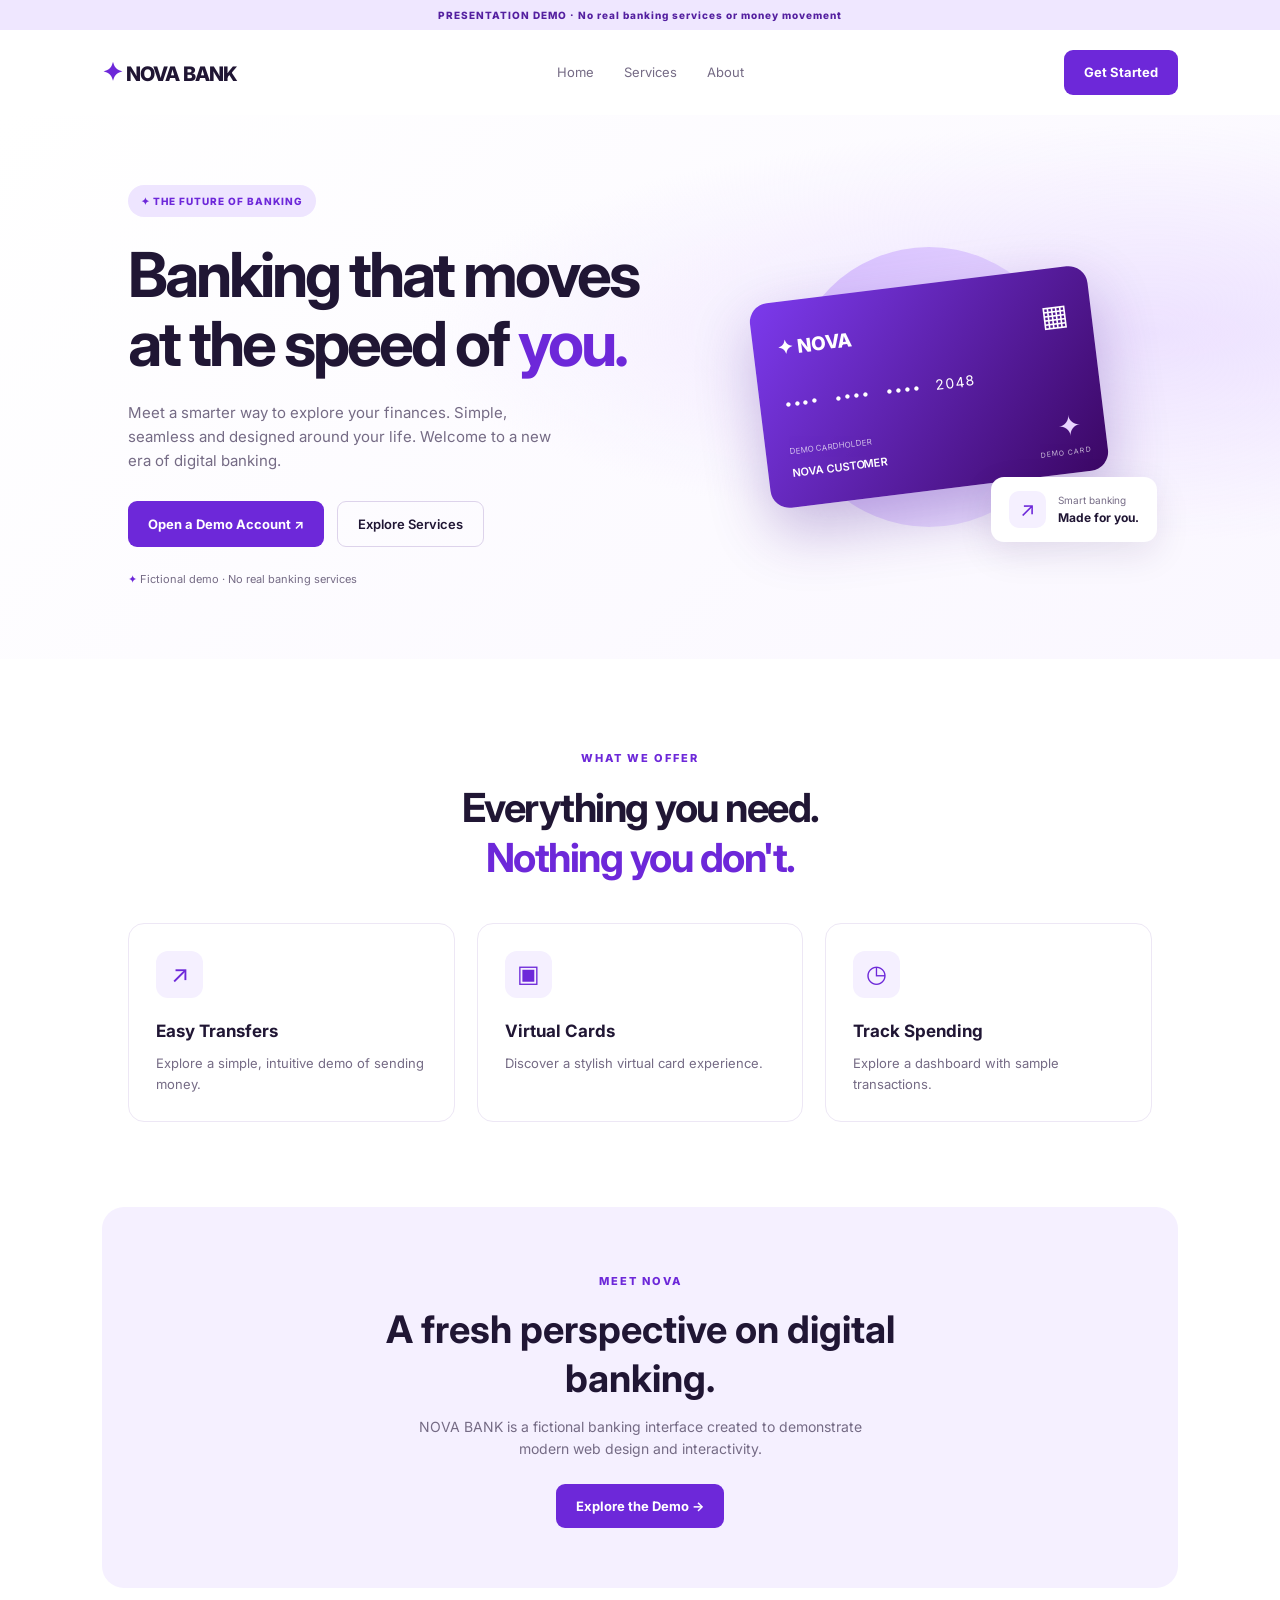
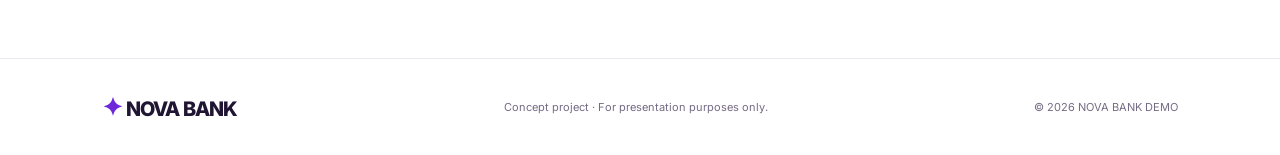
<file: index.html>
<!DOCTYPE html>
<html lang="en">
<head>
  <meta charset="UTF-8">
  <meta name="viewport" content="width=device-width, initial-scale=1.0">
  <meta name="description" content="NOVA BANK — fictional digital banking presentation demo.">
  <title>NOVA BANK | Banking Reimagined</title>
  <link rel="stylesheet" href="style.css">
</head>
<body>
  <div class="demo-banner">PRESENTATION DEMO · No real banking services or money movement</div>
  <header class="navbar">
    <a href="index.html" class="logo"><span>✦</span> NOVA BANK</a>
    <nav aria-label="Main navigation">
      <a href="#home">Home</a><a href="#services">Services</a><a href="#about">About</a>
    </nav>
    <a href="pages/register.html" class="nav-button">Get Started</a>
  </header>
  <main>
    <section class="hero" id="home">
      <div class="hero-content">
        <span class="badge">✦ THE FUTURE OF BANKING</span>
        <h1>Banking that moves<br>at the speed of <span>you.</span></h1>
        <p>Meet a smarter way to explore your finances. Simple, seamless and designed around your life. Welcome to a new era of digital banking.</p>
        <div class="hero-buttons">
          <a class="button-primary" href="pages/register.html">Open a Demo Account ↗</a>
          <a href="#services" class="secondary-button">Explore Services</a>
        </div>
        <div class="trust-note"><span>✦</span> Fictional demo · No real banking services</div>
      </div>
      <div class="hero-visual" aria-label="Illustration of a purple Nova demo card">
        <div class="orb orb-one"></div><div class="orb orb-two"></div>
        <div class="bank-card">
          <div class="card-top"><span class="card-brand">✦ NOVA</span><span class="card-chip">▦</span></div>
          <div class="card-number">•••• &nbsp; •••• &nbsp; •••• &nbsp; 2048</div>
          <div class="card-bottom"><div><small>DEMO CARDHOLDER</small><p>NOVA CUSTOMER</p></div><span class="card-mark">✦</span></div>
          <span class="card-demo-label">DEMO CARD</span>
        </div>
        <div class="floating-note"><span class="note-icon">↗</span><div><small>Smart banking</small><strong>Made for you.</strong></div></div>
      </div>
    </section>
    <section class="services section" id="services">
      <div class="section-heading"><span>WHAT WE OFFER</span><h2>Everything you need.<br><span>Nothing you don't.</span></h2></div>
      <div class="service-grid">
        <article class="service-card"><div class="service-icon">↗</div><h3>Easy Transfers</h3><p>Explore a simple, intuitive demo of sending money.</p></article>
        <article class="service-card"><div class="service-icon">▣</div><h3>Virtual Cards</h3><p>Discover a stylish virtual card experience.</p></article>
        <article class="service-card"><div class="service-icon">◷</div><h3>Track Spending</h3><p>Explore a dashboard with sample transactions.</p></article>
      </div>
    </section>
    <section class="about" id="about">
      <span>MEET NOVA</span><h2>A fresh perspective on digital banking.</h2>
      <p>NOVA BANK is a fictional banking interface created to demonstrate modern web design and interactivity.</p>
      <a class="button-primary" href="pages/register.html">Explore the Demo →</a>
    </section>
  </main>
  <footer><a href="index.html" class="logo"><span>✦</span> NOVA BANK</a><p>Concept project · For presentation purposes only.</p><p>© 2026 NOVA BANK DEMO</p></footer>
</body>
</html>
</file>
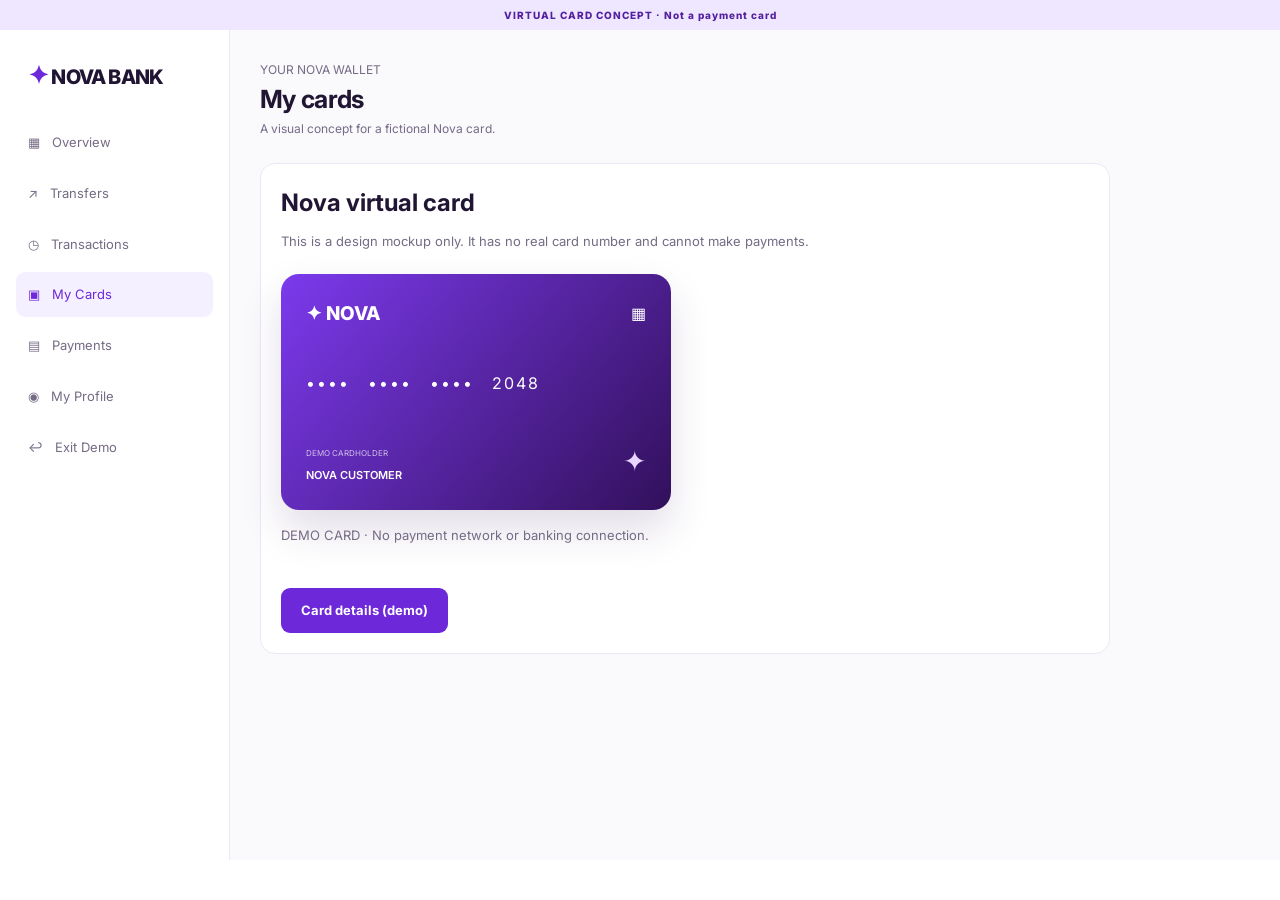
<file: pages/cards.html>
<!DOCTYPE html>
<html lang="en"><head><meta charset="UTF-8"><meta name="viewport" content="width=device-width, initial-scale=1.0"><title>My Cards | NOVA BANK DEMO</title><link rel="stylesheet" href="../style.css"></head>
<body><div class="demo-banner">VIRTUAL CARD CONCEPT · Not a payment card</div><div class="dashboard-layout"><aside class="sidebar"><a href="../index.html" class="logo"><span>✦</span> NOVA BANK</a><nav><a href="dashboard.html">▦ &nbsp; Overview</a><a href="transfers.html">↗ &nbsp; Transfers</a><a href="transactions.html">◷ &nbsp; Transactions</a><a class="active" href="cards.html">▣ &nbsp; My Cards</a><a href="payments.html">▤ &nbsp; Payments</a><a href="profile.html">◉ &nbsp; My Profile</a><a href="../index.html">↩ &nbsp; Exit Demo</a></nav></aside><main class="dash-main"><div class="dash-top"><div><p>YOUR NOVA WALLET</p><h1>My cards</h1><p>A visual concept for a fictional Nova card.</p></div></div><section class="panel page-panel"><h2>Nova virtual card</h2><p>This is a design mockup only. It has no real card number and cannot make payments.</p><div class="virtual-card"><div class="card-top"><span class="card-brand">✦ NOVA</span><span>▦</span></div><div class="card-number">•••• &nbsp; •••• &nbsp; •••• &nbsp; 2048</div><div class="card-bottom"><div><small>DEMO CARDHOLDER</small><p id="cardHolder">NOVA CUSTOMER</p></div><span class="card-mark">✦</span></div></div><p class="fine-print">DEMO CARD · No payment network or banking connection.</p><button class="button-primary" type="button" data-demo-alert="This card is only a visual mockup. No real card was issued." style="margin-top:20px">Card details (demo)</button></section></main></div><script>const p=JSON.parse(sessionStorage.getItem("novaDemoProfile")||"null");if(p)document.getElementById("cardHolder").textContent=(p.firstName+" "+p.lastName).toUpperCase();document.querySelector("[data-demo-alert]").addEventListener("click",e=>alert(e.currentTarget.dataset.demoAlert));</script></body></html>
</file>
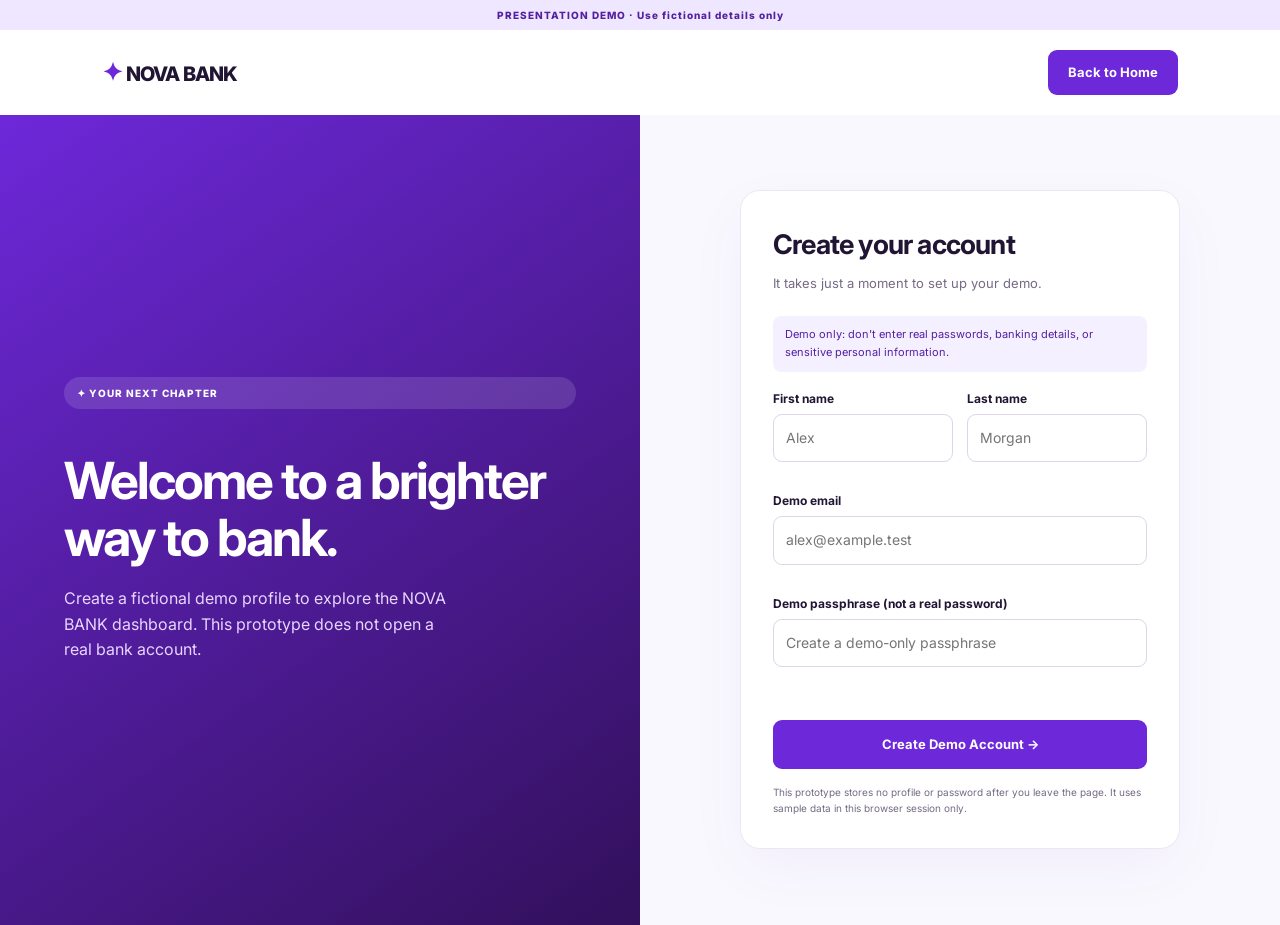
<file: pages/dashboard.html>
<!DOCTYPE html>
<html lang="en">
<head><meta charset="UTF-8"><meta name="viewport" content="width=device-width, initial-scale=1.0"><title>Dashboard | NOVA BANK DEMO</title><link rel="stylesheet" href="../style.css"></head>
<body>
<div class="demo-banner">DEMO DASHBOARD · All balances and transactions are fictional</div>
<div class="dashboard-layout">
  <aside class="sidebar"><a href="../index.html" class="logo"><span>✦</span> NOVA BANK</a><nav aria-label="Dashboard navigation">
    <a class="active" href="dashboard.html">▦ &nbsp; Overview</a><a href="transfers.html">↗ &nbsp; Transfers</a><a href="transactions.html">◷ &nbsp; Transactions</a><a href="cards.html">▣ &nbsp; My Cards</a><a href="payments.html">▤ &nbsp; Payments</a><a href="profile.html">◉ &nbsp; My Profile</a><button type="button" id="logoutButton">↩ &nbsp; Exit Demo</button>
  </nav></aside>
  <main class="dash-main">
    <div class="dash-top"><div><p id="todayLabel">YOUR NOVA SPACE</p><h1 id="welcomeTitle">Welcome back!</h1><p>Here's your fictional demo account at a glance.</p></div><div class="avatar" id="avatar">N</div></div>
    <section class="balance-card"><span class="eyebrow">DEMO AVAILABLE BALANCE</span><div class="balance-row"><strong id="balanceValue">₦245,680.50</strong><button class="ghost-button" type="button" id="toggleBalance" aria-pressed="false">Hide balance</button></div><div class="account-meta"><div>DEMO ACCOUNT NUMBER<strong id="accountNumber">NOV20481234</strong></div><div>ACCOUNT TYPE<strong>Nova Everyday (Demo)</strong></div></div></section>
    <div class="quick-actions"><button class="quick-action" data-demo-alert="Demo transfer only. No money was sent."><span>↗</span>Transfer</button><button class="quick-action" data-demo-alert="Demo bill payment only. No bill was paid."><span>▤</span>Pay Bills</button><a class="quick-action" href="cards.html"><span>▣</span>My Cards</a><a class="quick-action" href="transactions.html"><span>◷</span>History</a></div>
    <div class="dash-grid"><section class="panel"><div class="panel-heading"><h2>Recent activity</h2><a href="transactions.html">View all</a></div><div class="transaction-list" id="recentTransactions"></div></section><section class="panel"><div class="panel-heading"><h2>Your Nova card</h2><a href="cards.html">View card</a></div><div class="virtual-card"><div class="card-top"><span class="card-brand">✦ NOVA</span><span>▦</span></div><div class="card-number">•••• &nbsp; •••• &nbsp; •••• &nbsp; 2048</div><div class="card-bottom"><div><small>DEMO CARDHOLDER</small><p id="cardHolder">NOVA CUSTOMER</p></div><span class="card-mark">✦</span></div></div><p class="fine-print">Fictional card artwork. Not a payment card.</p></section></div>
  </main>
</div>
<script>
const profile = JSON.parse(sessionStorage.getItem("novaDemoProfile") || "null");
if (!profile) window.location.replace("register.html");
else {
  const first = profile.firstName || "Nova";
  document.getElementById("welcomeTitle").textContent = "Welcome, " + first + "!";
  document.getElementById("avatar").textContent = first.charAt(0).toUpperCase();
  document.getElementById("accountNumber").textContent = profile.accountNumber || "NOV20481234";
  document.getElementById("cardHolder").textContent = (first + " " + (profile.lastName || "")).trim().toUpperCase();
}
const balance = sessionStorage.getItem("novaDemoBalance") || "245680.50";
let visible = true;
document.getElementById("toggleBalance").addEventListener("click", function() {
  visible = !visible;
  document.getElementById("balanceValue").textContent = visible ? "₦" + Number(balance).toLocaleString("en-NG",{minimumFractionDigits:2,maximumFractionDigits:2}) : "₦ ••••••";
  this.textContent = visible ? "Hide balance" : "Show balance";
  this.setAttribute("aria-pressed", String(!visible));
});
const transactions = [
 {icon:"↙",name:"Demo salary credit",date:"Today · Sample",amount:"+₦180,000.00",type:"positive"},
 {icon:"↗",name:"Online shopping (demo)",date:"Yesterday · Sample",amount:"−₦24,500.00",type:"negative"},
 {icon:"▤",name:"Utility bill (demo)",date:"10 Oct · Sample",amount:"−₦12,800.00",type:"negative"},
 {icon:"↙",name:"Demo transfer received",date:"8 Oct · Sample",amount:"+₦50,000.00",type:"positive"}
];
document.getElementById("recentTransactions").innerHTML = transactions.slice(0,3).map(t=>`<div class="transaction"><span class="tx-icon">${t.icon}</span><div class="tx-info"><strong>${t.name}</strong><small>${t.date}</small></div><span class="tx-amount ${t.type}">${t.amount}</span></div>`).join("");
document.querySelectorAll("[data-demo-alert]").forEach(b=>b.addEventListener("click",()=>alert(b.dataset.demoAlert)));
document.getElementById("logoutButton").addEventListener("click",()=>{sessionStorage.removeItem("novaDemoProfile");sessionStorage.removeItem("novaDemoBalance");window.location.href="../index.html";});
</script>
</body></html>
</file>
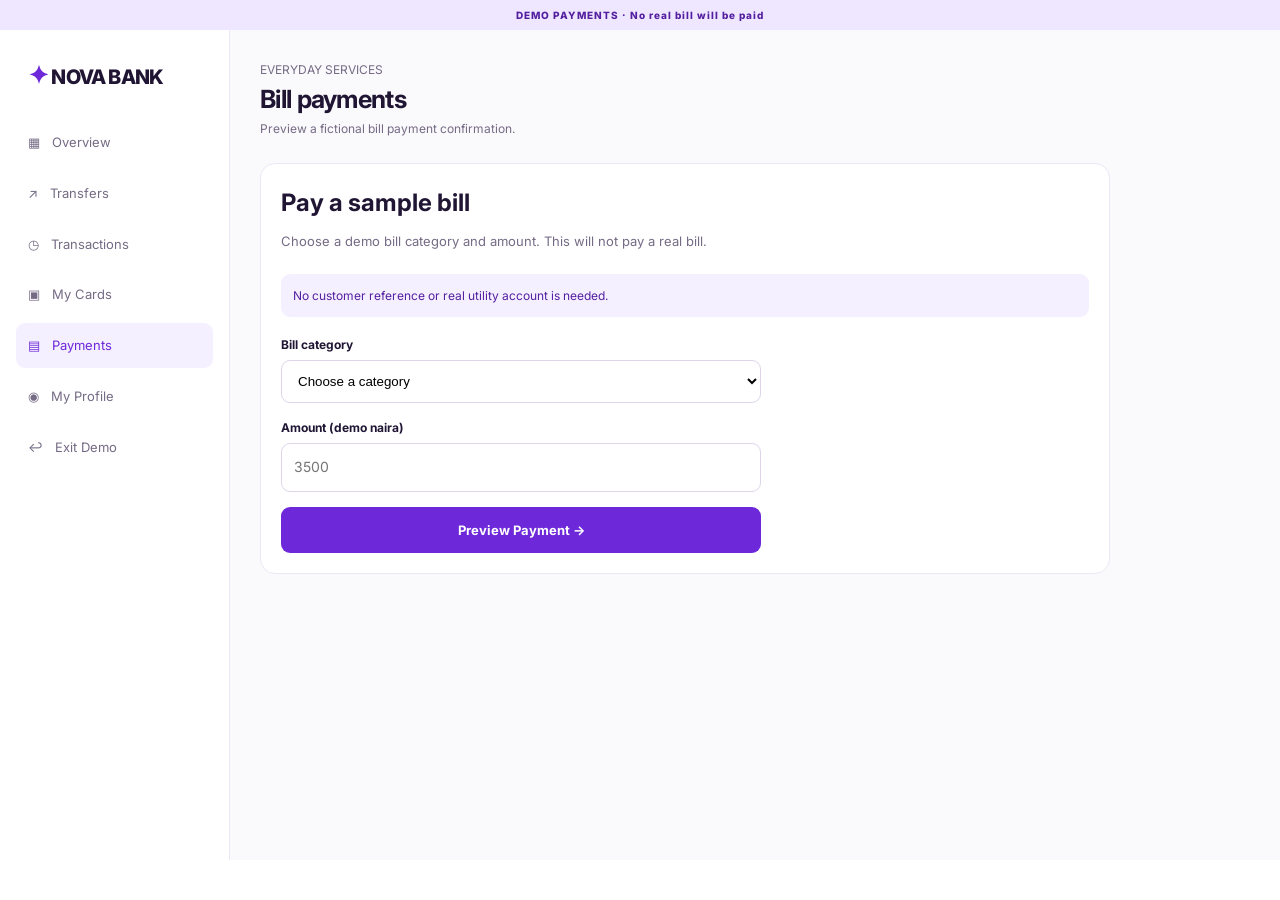
<file: pages/payments.html>
<!DOCTYPE html>
<html lang="en"><head><meta charset="UTF-8"><meta name="viewport" content="width=device-width, initial-scale=1.0"><title>Payments | NOVA BANK DEMO</title><link rel="stylesheet" href="../style.css"></head>
<body><div class="demo-banner">DEMO PAYMENTS · No real bill will be paid</div><div class="dashboard-layout"><aside class="sidebar"><a href="../index.html" class="logo"><span>✦</span> NOVA BANK</a><nav><a href="dashboard.html">▦ &nbsp; Overview</a><a href="transfers.html">↗ &nbsp; Transfers</a><a href="transactions.html">◷ &nbsp; Transactions</a><a href="cards.html">▣ &nbsp; My Cards</a><a class="active" href="payments.html">▤ &nbsp; Payments</a><a href="profile.html">◉ &nbsp; My Profile</a><a href="../index.html">↩ &nbsp; Exit Demo</a></nav></aside><main class="dash-main"><div class="dash-top"><div><p>EVERYDAY SERVICES</p><h1>Bill payments</h1><p>Preview a fictional bill payment confirmation.</p></div></div><section class="panel page-panel"><h2>Pay a sample bill</h2><p>Choose a demo bill category and amount. This will not pay a real bill.</p><div class="notice">No customer reference or real utility account is needed.</div><form class="stack-form" id="paymentForm"><div class="field"><label for="category">Bill category</label><select id="category" required style="width:100%;padding:12px;border:1px solid #DED5EA;border-radius:9px;background:white"><option value="">Choose a category</option><option>Electricity (demo)</option><option>Internet (demo)</option><option>Water (demo)</option><option>Streaming (demo)</option></select></div><div class="field"><label for="amount">Amount (demo naira)</label><input id="amount" type="number" min="1" max="10000000" step=".01" required placeholder="3500"></div><button class="button-primary" type="submit">Preview Payment →</button></form><div class="success-box" id="paymentResult" aria-live="polite"></div></section></main></div><script>document.getElementById("paymentForm").addEventListener("submit",e=>{e.preventDefault();const c=document.getElementById("category").value;const a=Number(document.getElementById("amount").value);const r=document.getElementById("paymentResult");if(!c||!Number.isFinite(a)||a<=0||a>10000000){r.textContent="Please choose a category and enter a valid demo amount.";r.classList.add("show");return;}r.textContent="Demo payment preview: "+c+" · ₦"+a.toLocaleString("en-NG",{minimumFractionDigits:2,maximumFractionDigits:2})+". No bill was paid.";r.classList.add("show");});</script></body></html>
</file>
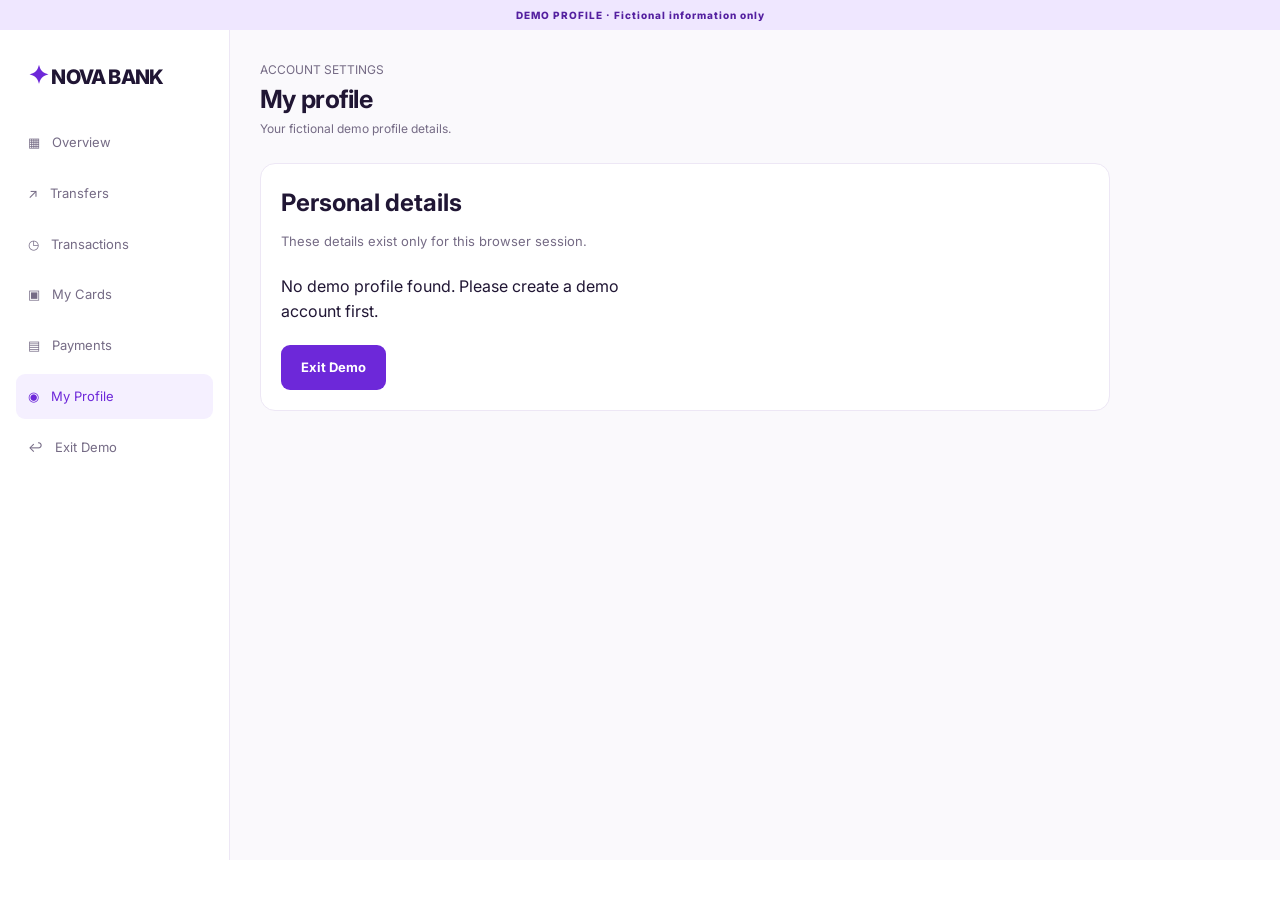
<file: pages/profile.html>
<!DOCTYPE html>
<html lang="en"><head><meta charset="UTF-8"><meta name="viewport" content="width=device-width, initial-scale=1.0"><title>My Profile | NOVA BANK DEMO</title><link rel="stylesheet" href="../style.css"></head>
<body><div class="demo-banner">DEMO PROFILE · Fictional information only</div><div class="dashboard-layout"><aside class="sidebar"><a href="../index.html" class="logo"><span>✦</span> NOVA BANK</a><nav><a href="dashboard.html">▦ &nbsp; Overview</a><a href="transfers.html">↗ &nbsp; Transfers</a><a href="transactions.html">◷ &nbsp; Transactions</a><a href="cards.html">▣ &nbsp; My Cards</a><a href="payments.html">▤ &nbsp; Payments</a><a class="active" href="profile.html">◉ &nbsp; My Profile</a><a href="../index.html">↩ &nbsp; Exit Demo</a></nav></aside><main class="dash-main"><div class="dash-top"><div><p>ACCOUNT SETTINGS</p><h1>My profile</h1><p>Your fictional demo profile details.</p></div></div><section class="panel page-panel"><h2>Personal details</h2><p>These details exist only for this browser session.</p><div class="profile-details" id="profileDetails"></div><button class="button-primary" id="exitButton" type="button" style="margin-top:20px">Exit Demo</button></section></main></div><script>const p=JSON.parse(sessionStorage.getItem("novaDemoProfile")||"null");if(!p){document.getElementById("profileDetails").textContent="No demo profile found. Please create a demo account first."; }else{const items=[["Full name",(p.firstName+" "+p.lastName).trim()],["Demo email",p.email],["Demo account number",p.accountNumber],["Account type","Nova Everyday (Demo)"],["Account status","Presentation only"],["Security","No real authentication"]];document.getElementById("profileDetails").innerHTML=items.map(([k,v])=>`<div class="profile-item"><small>${k}</small><strong></strong></div>`).join("");document.querySelectorAll(".profile-item strong").forEach((el,i)=>el.textContent=items[i][1]);}document.getElementById("exitButton").addEventListener("click",()=>{sessionStorage.removeItem("novaDemoProfile");sessionStorage.removeItem("novaDemoBalance");window.location.href="../index.html";});</script></body></html>
</file>
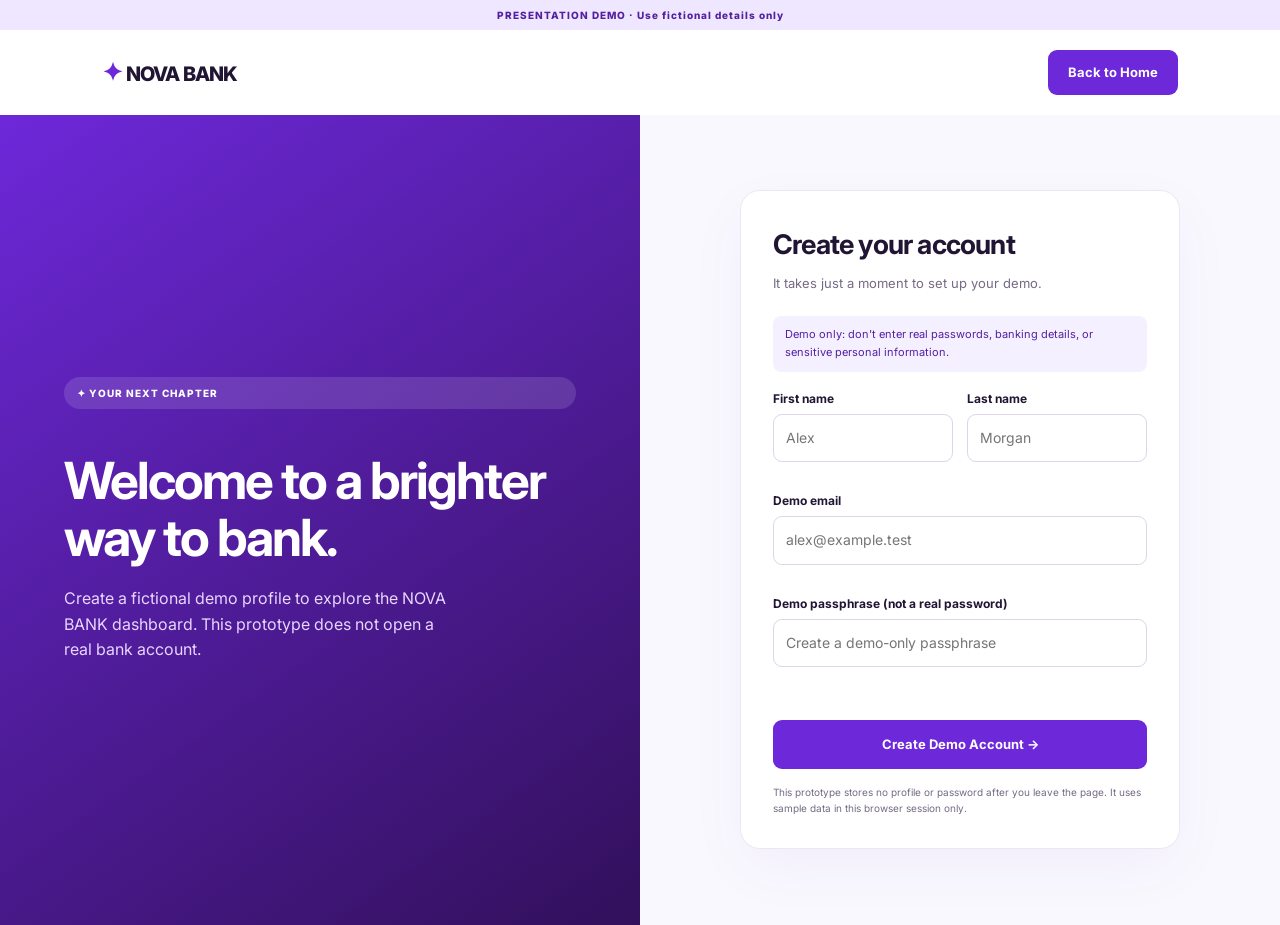
<file: pages/register.html>
<!DOCTYPE html>
<html lang="en">
<head><meta charset="UTF-8"><meta name="viewport" content="width=device-width, initial-scale=1.0"><title>Create Demo Account | NOVA BANK</title><link rel="stylesheet" href="../style.css"></head>
<body>
<div class="demo-banner">PRESENTATION DEMO · Use fictional details only</div>
<header class="navbar"><a href="../index.html" class="logo"><span>✦</span> NOVA BANK</a><a class="nav-button" href="../index.html">Back to Home</a></header>
<main class="auth-shell">
  <aside class="auth-aside"><span class="badge">✦ YOUR NEXT CHAPTER</span><h1>Welcome to a brighter way to bank.</h1><p>Create a fictional demo profile to explore the NOVA BANK dashboard. This prototype does not open a real bank account.</p></aside>
  <section class="auth-main"><form class="form-card" id="registerForm">
    <h2>Create your account</h2><p class="form-intro">It takes just a moment to set up your demo.</p>
    <div class="demo-note">Demo only: don't enter real passwords, banking details, or sensitive personal information.</div>
    <div class="form-grid">
      <div class="field"><label for="firstName">First name</label><input id="firstName" name="firstName" required maxlength="40" autocomplete="off" placeholder="Alex"></div>
      <div class="field"><label for="lastName">Last name</label><input id="lastName" name="lastName" required maxlength="40" autocomplete="off" placeholder="Morgan"></div>
      <div class="field full"><label for="email">Demo email</label><input id="email" name="email" type="email" required maxlength="100" autocomplete="off" placeholder="alex@example.test"></div>
      <div class="field full"><label for="demoPin">Demo passphrase (not a real password)</label><input id="demoPin" name="demoPin" type="password" minlength="4" maxlength="40" required autocomplete="new-password" placeholder="Create a demo-only passphrase"></div>
    </div>
    <p class="form-message" id="formMessage" aria-live="polite"></p>
    <button class="button-primary" type="submit">Create Demo Account →</button>
    <p class="fine-print">This prototype stores no profile or password after you leave the page. It uses sample data in this browser session only.</p>
  </form></section>
</main>
<script>
document.getElementById("registerForm").addEventListener("submit", function(event) {
  event.preventDefault();
  const first = document.getElementById("firstName").value.trim();
  const last = document.getElementById("lastName").value.trim();
  const email = document.getElementById("email").value.trim();
  const passphrase = document.getElementById("demoPin").value;
  const message = document.getElementById("formMessage");
  if (!first || !last || !email || passphrase.length < 4) {
    message.textContent = "Please complete every field. The demo passphrase must be at least 4 characters.";
    return;
  }
  // Intentionally use sessionStorage only for this fictional presentation profile.
  // Never use this pattern for real authentication or banking credentials.
  const account = {
    firstName: first,
    lastName: last,
    email: email,
    accountNumber: "NOV" + Math.floor(10000000 + Math.random() * 90000000),
    createdAt: new Date().toISOString()
  };
  sessionStorage.setItem("novaDemoProfile", JSON.stringify(account));
  sessionStorage.setItem("novaDemoBalance", "245680.50");
  window.location.href = "dashboard.html";
});
</script>
</body></html>
</file>
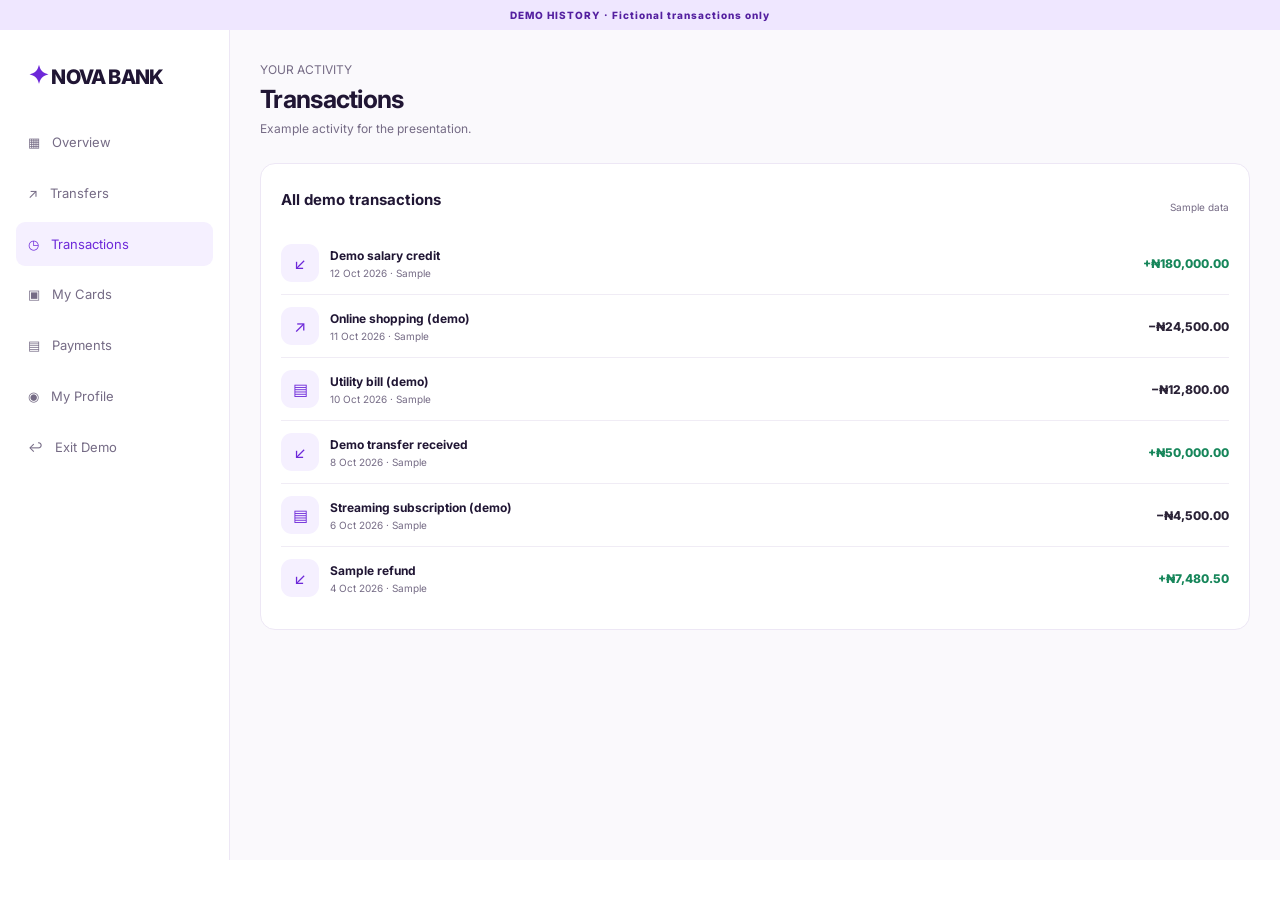
<file: pages/transactions.html>
<!DOCTYPE html>
<html lang="en"><head><meta charset="UTF-8"><meta name="viewport" content="width=device-width, initial-scale=1.0"><title>Transactions | NOVA BANK DEMO</title><link rel="stylesheet" href="../style.css"></head>
<body><div class="demo-banner">DEMO HISTORY · Fictional transactions only</div><div class="dashboard-layout"><aside class="sidebar"><a href="../index.html" class="logo"><span>✦</span> NOVA BANK</a><nav><a href="dashboard.html">▦ &nbsp; Overview</a><a href="transfers.html">↗ &nbsp; Transfers</a><a class="active" href="transactions.html">◷ &nbsp; Transactions</a><a href="cards.html">▣ &nbsp; My Cards</a><a href="payments.html">▤ &nbsp; Payments</a><a href="profile.html">◉ &nbsp; My Profile</a><a href="../index.html">↩ &nbsp; Exit Demo</a></nav></aside><main class="dash-main"><div class="dash-top"><div><p>YOUR ACTIVITY</p><h1>Transactions</h1><p>Example activity for the presentation.</p></div></div><section class="panel"><div class="panel-heading"><h2>All demo transactions</h2><span class="fine-print">Sample data</span></div><div class="transaction-list">
<div class="transaction"><span class="tx-icon">↙</span><div class="tx-info"><strong>Demo salary credit</strong><small>12 Oct 2026 · Sample</small></div><span class="tx-amount positive">+₦180,000.00</span></div>
<div class="transaction"><span class="tx-icon">↗</span><div class="tx-info"><strong>Online shopping (demo)</strong><small>11 Oct 2026 · Sample</small></div><span class="tx-amount negative">−₦24,500.00</span></div>
<div class="transaction"><span class="tx-icon">▤</span><div class="tx-info"><strong>Utility bill (demo)</strong><small>10 Oct 2026 · Sample</small></div><span class="tx-amount negative">−₦12,800.00</span></div>
<div class="transaction"><span class="tx-icon">↙</span><div class="tx-info"><strong>Demo transfer received</strong><small>8 Oct 2026 · Sample</small></div><span class="tx-amount positive">+₦50,000.00</span></div>
<div class="transaction"><span class="tx-icon">▤</span><div class="tx-info"><strong>Streaming subscription (demo)</strong><small>6 Oct 2026 · Sample</small></div><span class="tx-amount negative">−₦4,500.00</span></div>
<div class="transaction"><span class="tx-icon">↙</span><div class="tx-info"><strong>Sample refund</strong><small>4 Oct 2026 · Sample</small></div><span class="tx-amount positive">+₦7,480.50</span></div>
</div></section></main></div></body></html>
</file>
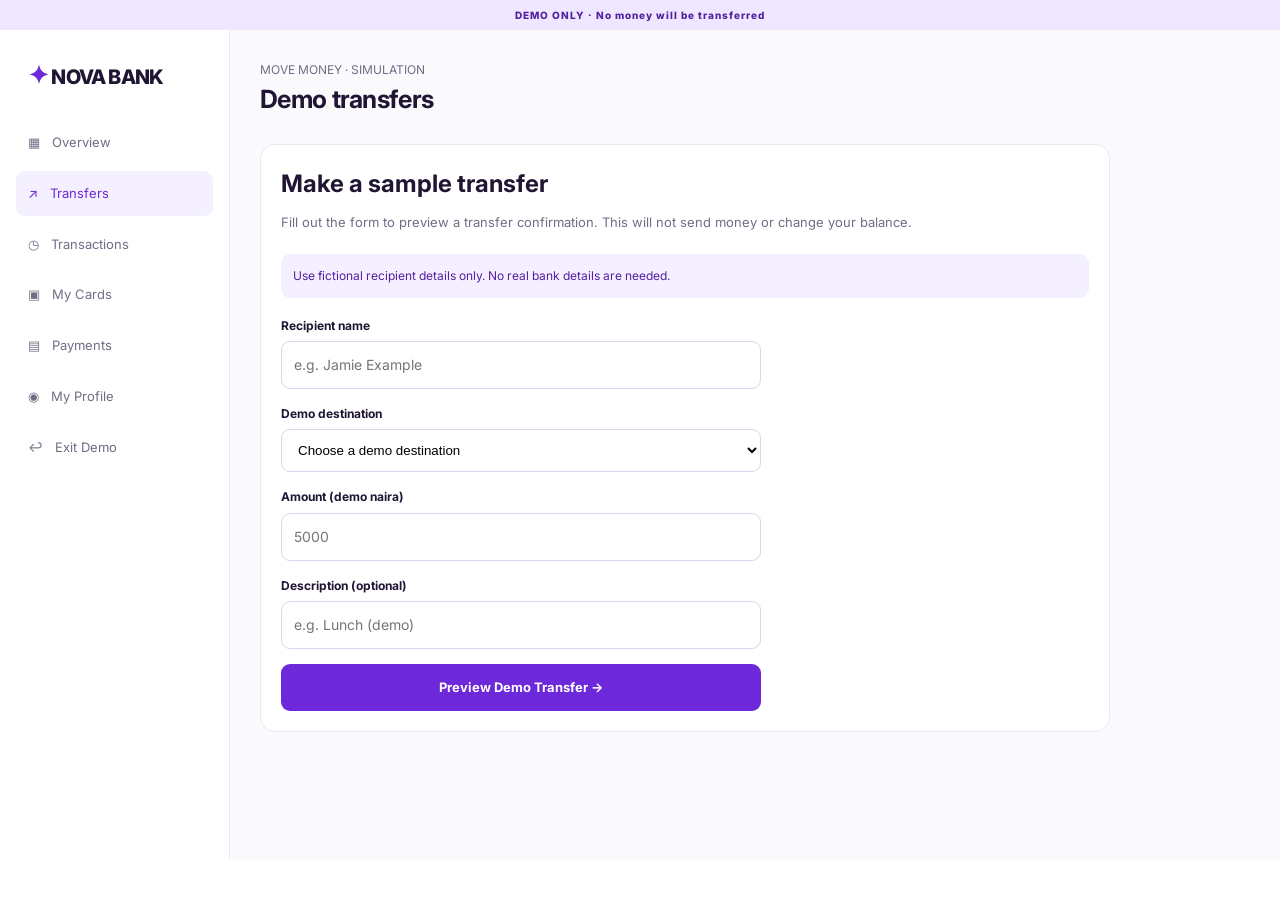
<file: pages/transfers.html>
<!DOCTYPE html>
<html lang="en"><head><meta charset="UTF-8"><meta name="viewport" content="width=device-width, initial-scale=1.0"><title>Transfers | NOVA BANK DEMO</title><link rel="stylesheet" href="../style.css"></head>
<body><div class="demo-banner">DEMO ONLY · No money will be transferred</div>
<div class="dashboard-layout"><aside class="sidebar"><a href="../index.html" class="logo"><span>✦</span> NOVA BANK</a><nav><a href="dashboard.html">▦ &nbsp; Overview</a><a class="active" href="transfers.html">↗ &nbsp; Transfers</a><a href="transactions.html">◷ &nbsp; Transactions</a><a href="cards.html">▣ &nbsp; My Cards</a><a href="payments.html">▤ &nbsp; Payments</a><a href="profile.html">◉ &nbsp; My Profile</a><a href="../index.html">↩ &nbsp; Exit Demo</a></nav></aside>
<main class="dash-main"><div class="dash-top"><div><p>MOVE MONEY · SIMULATION</p><h1>Demo transfers</h1></div></div><section class="panel page-panel"><h2>Make a sample transfer</h2><p>Fill out the form to preview a transfer confirmation. This will not send money or change your balance.</p><div class="notice">Use fictional recipient details only. No real bank details are needed.</div>
<form class="stack-form" id="transferForm"><div class="field"><label for="recipient">Recipient name</label><input id="recipient" required maxlength="60" placeholder="e.g. Jamie Example"></div><div class="field"><label for="bank">Demo destination</label><select id="bank" required style="width:100%;padding:12px;border:1px solid #DED5EA;border-radius:9px;background:white"><option value="">Choose a demo destination</option><option>Nova Demo Account</option><option>Sample Bank</option><option>Presentation Wallet</option></select></div><div class="field"><label for="amount">Amount (demo naira)</label><input id="amount" type="number" min="1" max="100000000" step="0.01" required placeholder="5000"></div><div class="field"><label for="note">Description (optional)</label><input id="note" maxlength="100" placeholder="e.g. Lunch (demo)"></div><button class="button-primary" type="submit">Preview Demo Transfer →</button></form><div class="success-box" id="transferResult" aria-live="polite"></div></section></main></div>
<script>
document.getElementById("transferForm").addEventListener("submit",e=>{e.preventDefault();const name=document.getElementById("recipient").value.trim();const amount=Number(document.getElementById("amount").value);const bank=document.getElementById("bank").value;const result=document.getElementById("transferResult");if(!name||!bank||!Number.isFinite(amount)||amount<=0||amount>100000000){result.textContent="Please enter a recipient, destination, and a valid demo amount.";result.classList.add("show");return;}result.textContent="Demo preview ready: ₦"+amount.toLocaleString("en-NG",{minimumFractionDigits:2,maximumFractionDigits:2})+" to "+name+" ("+bank+"). No money was sent.";result.classList.add("show");});
</script></body></html>
</file>
<file: style.css>
@import url('https://fonts.googleapis.com/css2?family=Inter:wght@400;500;600;700;800&display=swap');
:root{--purple:#6D28D9;--purple-dark:#3B0764;--purple-light:#F5F0FF;--text:#201634;--muted:#756B85;--white:#fff;--border:#EDE7F5}
*{box-sizing:border-box;margin:0;padding:0}
html{scroll-behavior:smooth}
body{font-family:Inter,Arial,sans-serif;color:var(--text);background:#fff;line-height:1.6}
a{color:inherit;text-decoration:none}
button,input{font:inherit}
button,.button-primary,.secondary-button,.nav-button{cursor:pointer}
.demo-banner{padding:7px 12px;text-align:center;background:#EFE7FF;color:#5420A0;font-size:10px;font-weight:800;letter-spacing:1px}
.navbar{display:flex;justify-content:space-between;align-items:center;gap:24px;padding:20px 8%;background:#fff}
.logo{font-size:20px;font-weight:800;letter-spacing:-.8px;white-space:nowrap}
.logo span{color:var(--purple);font-size:25px}
.navbar nav{display:flex;gap:30px}.navbar nav a{font-size:13px;color:var(--muted)}.navbar nav a:hover{color:var(--purple)}
.nav-button,.button-primary{display:inline-flex;justify-content:center;align-items:center;background:var(--purple);color:#fff;padding:12px 20px;border-radius:9px;font-size:13px;font-weight:700;border:0;transition:background .2s}
.nav-button:hover,.button-primary:hover{background:var(--purple-dark)}
.hero{min-height:540px;display:grid;grid-template-columns:1.1fr .9fr;align-items:center;gap:35px;padding:70px 10%;overflow:hidden;background:radial-gradient(ellipse at 90% 40%,#EDE2FF 0%,transparent 45%),linear-gradient(135deg,#fff,#FAF7FF)}
.hero-content{max-width:570px}.badge{display:inline-block;color:var(--purple);background:#EEE5FF;border-radius:30px;padding:8px 13px;font-size:10px;font-weight:800;letter-spacing:1px;margin-bottom:23px}
.hero h1{font-size:clamp(38px,5vw,62px);letter-spacing:-3px;line-height:1.12;margin-bottom:22px}.hero h1 span,.section-heading h2 span{color:var(--purple)}
.hero-content>p{color:var(--muted);font-size:15px;max-width:440px;margin-bottom:28px}
.hero-buttons{display:flex;flex-wrap:wrap;gap:13px}.secondary-button{display:inline-flex;align-items:center;padding:12px 20px;border:1px solid #DDD3EB;border-radius:9px;font-size:13px;font-weight:600}
.trust-note{font-size:11px;color:var(--muted);margin-top:24px}.trust-note span{color:var(--purple)}
.hero-visual{min-height:330px;display:flex;justify-content:center;align-items:center;position:relative}
.orb{position:absolute;border-radius:50%}.orb-one{width:280px;height:280px;background:linear-gradient(135deg,#D8BFFF,#EEE5FF)}.orb-two{width:200px;height:200px;border:1px solid #C5A6F7;background:#FFFFFF40}
.bank-card{width:min(340px,90%);aspect-ratio:1.65;position:relative;z-index:1;border-radius:19px;padding:24px;color:white;background:linear-gradient(130deg,#7C3AED,#3B0764);box-shadow:0 25px 60px #4C1D954D;transform:rotate(-7deg);display:flex;flex-direction:column;justify-content:space-between;overflow:hidden}
.card-top,.card-bottom{display:flex;justify-content:space-between;align-items:center}.card-brand{font-size:19px;font-weight:800}.card-chip{font-size:29px}.card-number{font-size:14px;letter-spacing:1px}.card-bottom small{font-size:8px;opacity:.7}.card-bottom p{font-size:11px;font-weight:600;margin-top:4px}.card-mark{font-size:28px;color:#E9D5FF}.card-demo-label{position:absolute;right:16px;bottom:16px;font-size:7px;letter-spacing:1px;opacity:.7}
.floating-note{position:absolute;z-index:2;bottom:10px;right:-5px;display:flex;align-items:center;gap:12px;padding:14px 18px;border-radius:13px;background:white;box-shadow:0 12px 35px #35135B1A}.note-icon{display:grid;place-items:center;width:37px;height:37px;background:var(--purple-light);color:var(--purple);border-radius:10px;font-size:20px}.floating-note small,.floating-note strong{display:block}.floating-note small{color:var(--muted);font-size:10px}.floating-note strong{font-size:12px}
.section{padding:85px 10%}.section-heading{text-align:center;margin-bottom:40px}.section-heading>span,.about>span{color:var(--purple);font-size:11px;font-weight:800;letter-spacing:2px}.section-heading h2{font-size:clamp(28px,4vw,40px);line-height:1.25;letter-spacing:-1.5px;margin-top:13px}
.service-grid{display:grid;grid-template-columns:repeat(3,1fr);gap:22px}.service-card{border:1px solid var(--border);border-radius:16px;padding:27px;transition:transform .2s,box-shadow .2s}.service-card:hover{transform:translateY(-4px);box-shadow:0 15px 35px #35135B0D}.service-icon{display:grid;place-items:center;width:47px;height:47px;border-radius:12px;background:var(--purple-light);color:var(--purple);font-size:24px;margin-bottom:20px}.service-card h3{font-size:17px;margin-bottom:8px}.service-card p{color:var(--muted);font-size:13px}
.about{margin:0 8% 70px;padding:60px 25px;text-align:center;border-radius:22px;background:var(--purple-light)}.about h2{max-width:550px;margin:12px auto;font-size:clamp(27px,4vw,38px);line-height:1.3}.about p{max-width:480px;margin:0 auto 23px;color:var(--muted);font-size:14px}
footer{padding:28px 8%;display:flex;justify-content:space-between;align-items:center;gap:15px;flex-wrap:wrap;border-top:1px solid #EEE8F5}footer p{color:var(--muted);font-size:11px}
.auth-shell{min-height:calc(100vh - 90px);display:grid;grid-template-columns:1fr 1fr;background:#FAF8FF}.auth-aside{padding:60px 10%;display:flex;flex-direction:column;justify-content:center;color:#fff;background:linear-gradient(145deg,#6D28D9,#32105B)}.auth-aside h1{font-size:clamp(34px,4vw,52px);line-height:1.12;letter-spacing:-2px;margin:20px 0}.auth-aside p{max-width:400px;color:#E9D5FF}.auth-aside .badge{background:#FFFFFF20;color:white}.auth-main{display:flex;align-items:center;justify-content:center;padding:45px 24px}.form-card{width:100%;max-width:440px;background:white;border:1px solid var(--border);border-radius:20px;padding:32px;box-shadow:0 20px 60px #35135B0B}.form-card h2{font-size:27px;letter-spacing:-.8px;margin-bottom:6px}.form-intro{color:var(--muted);font-size:13px;margin-bottom:23px}.form-grid{display:grid;grid-template-columns:1fr 1fr;gap:14px}.field{margin-bottom:15px}.field.full{grid-column:1/-1}.field label{display:block;font-size:12px;font-weight:700;margin-bottom:6px}.field input{width:100%;min-width:0;padding:12px;border:1px solid #DED5EA;border-radius:9px;outline:none;background:#fff;font-size:14px}.field input:focus{border-color:var(--purple);box-shadow:0 0 0 3px #7C3AED1A}.form-card .button-primary{width:100%;padding:14px}.form-message{font-size:12px;color:#9B1C1C;margin:10px 0;min-height:18px}.fine-print{font-size:10px;color:var(--muted);margin-top:15px}.text-link{color:var(--purple);font-weight:700}.demo-note{padding:10px 12px;background:#F5F0FF;border-radius:8px;font-size:11px;color:#5420A0;margin-bottom:17px}
.dashboard-layout{display:grid;grid-template-columns:230px 1fr;min-height:calc(100vh - 70px);background:#FAF9FC}.sidebar{padding:25px 16px;background:#fff;border-right:1px solid var(--border)}.sidebar .logo{display:block;padding:0 12px 25px}.sidebar nav{display:grid;gap:6px}.sidebar nav a,.sidebar nav button{display:block;text-align:left;width:100%;padding:12px;border:0;background:transparent;border-radius:9px;color:#756B85;font-size:13px;cursor:pointer}.sidebar nav a.active,.sidebar nav a:hover,.sidebar nav button:hover{background:var(--purple-light);color:var(--purple)}.dash-main{padding:30px;min-width:0}.dash-top{display:flex;justify-content:space-between;align-items:center;gap:15px;margin-bottom:25px}.dash-top h1{font-size:25px;letter-spacing:-.7px}.dash-top p{font-size:12px;color:var(--muted)}.avatar{display:grid;place-items:center;width:42px;height:42px;border-radius:50%;background:#E9D5FF;color:#5420A0;font-weight:800}
.balance-card{padding:25px;border-radius:18px;color:white;background:linear-gradient(125deg,#7C3AED,#3B0764);max-width:900px}.balance-card .eyebrow{font-size:11px;color:#E9D5FF}.balance-row{display:flex;align-items:center;gap:14px;flex-wrap:wrap;margin:8px 0 22px}.balance-row strong{font-size:clamp(30px,4vw,42px);letter-spacing:-1.5px}.ghost-button{border:1px solid #FFFFFF70;background:#FFFFFF15;color:white;border-radius:8px;padding:7px 10px;font-size:12px;cursor:pointer}.balance-card .account-meta{display:flex;gap:25px;flex-wrap:wrap;font-size:11px;color:#E9D5FF}.balance-card .account-meta strong{display:block;color:white;font-size:13px;font-weight:600}
.quick-actions{display:grid;grid-template-columns:repeat(4,minmax(0,1fr));gap:12px;margin:22px 0}.quick-action{background:white;border:1px solid var(--border);border-radius:13px;padding:17px 12px;text-align:center;font-size:12px;font-weight:700;cursor:pointer}.quick-action span{display:grid;place-items:center;width:38px;height:38px;margin:0 auto 8px;border-radius:11px;background:var(--purple-light);color:var(--purple);font-size:20px}.quick-action:hover{border-color:#C4B5FD}
.dash-grid{display:grid;grid-template-columns:1.4fr 1fr;gap:18px}.panel{background:#fff;border:1px solid var(--border);border-radius:15px;padding:20px;min-width:0}.panel-heading{display:flex;justify-content:space-between;align-items:center;gap:10px;margin-bottom:17px}.panel-heading h2{font-size:15px}.panel-heading a{font-size:11px;color:var(--purple);font-weight:700}.transaction-list{display:grid;gap:0}.transaction{display:flex;align-items:center;gap:11px;padding:12px 0;border-bottom:1px solid #F0ECF5}.transaction:last-child{border-bottom:0}.tx-icon{display:grid;place-items:center;flex-shrink:0;width:38px;height:38px;border-radius:11px;background:var(--purple-light);color:var(--purple)}.tx-info{min-width:0;flex:1}.tx-info strong,.tx-info small{display:block;overflow:hidden;text-overflow:ellipsis;white-space:nowrap}.tx-info strong{font-size:12px}.tx-info small{font-size:10px;color:var(--muted)}.tx-amount{font-size:12px;font-weight:800;white-space:nowrap}.positive{color:#16865A}.negative{color:#2B2337}
.page-panel{max-width:850px}.page-panel h2{margin-bottom:8px}.page-panel>p{font-size:13px;color:var(--muted);margin-bottom:22px}.stack-form{max-width:480px}.stack-form .button-primary{width:100%;padding:13px}.notice{padding:12px;background:#F5F0FF;color:#5420A0;border-radius:9px;font-size:12px;margin-bottom:18px}.success-box{display:none;padding:15px;background:#ECFDF5;color:#166534;border-radius:10px;font-size:13px;margin-top:15px}.success-box.show{display:block}.virtual-card{max-width:390px;width:100%;aspect-ratio:1.65;background:linear-gradient(130deg,#7C3AED,#32105B);color:white;border-radius:18px;padding:25px;display:flex;flex-direction:column;justify-content:space-between;box-shadow:0 20px 40px #35135B25}.virtual-card .card-number{font-size:16px;letter-spacing:2px}.profile-details{display:grid;grid-template-columns:repeat(2,minmax(0,1fr));gap:14px}.profile-item{padding:14px;background:#FAF8FF;border-radius:10px}.profile-item small{display:block;color:var(--muted);font-size:10px}.profile-item strong{font-size:13px;overflow-wrap:anywhere}
@media(max-width:850px){.navbar{padding:17px 5%}.navbar nav{gap:16px}.hero{grid-template-columns:1fr;padding:55px 7%}.hero-content{text-align:center;margin:auto}.hero-content>p{margin-left:auto;margin-right:auto}.hero-buttons{justify-content:center}.hero-visual{min-height:310px}.section{padding:65px 7%}.service-grid{grid-template-columns:1fr}.dashboard-layout{grid-template-columns:1fr}.sidebar{border-right:0;border-bottom:1px solid var(--border);padding:12px}.sidebar .logo{padding:0 10px 10px}.sidebar nav{display:flex;overflow-x:auto}.sidebar nav a,.sidebar nav button{white-space:nowrap;width:auto}.dash-main{padding:20px}.dash-grid{grid-template-columns:1fr}.auth-shell{grid-template-columns:1fr}.auth-aside{padding:40px 8%}.auth-aside h1{font-size:36px}.auth-main{padding:25px 16px}}
@media(max-width:500px){.navbar{flex-wrap:wrap}.navbar nav{order:3;width:100%;justify-content:center}.nav-button{padding:9px 12px;font-size:12px}.hero h1{letter-spacing:-1.8px}.hero-buttons>*{width:100%;text-align:center}.floating-note{right:-3px}.quick-actions{grid-template-columns:repeat(2,minmax(0,1fr))}.dash-main{padding:14px}.balance-card{padding:20px}.form-card{padding:23px 18px}.form-grid{grid-template-columns:1fr}.field.full{grid-column:auto}.profile-details{grid-template-columns:1fr}.dash-top h1{font-size:21px}footer{justify-content:center;text-align:center;flex-direction:column}}
</file>
